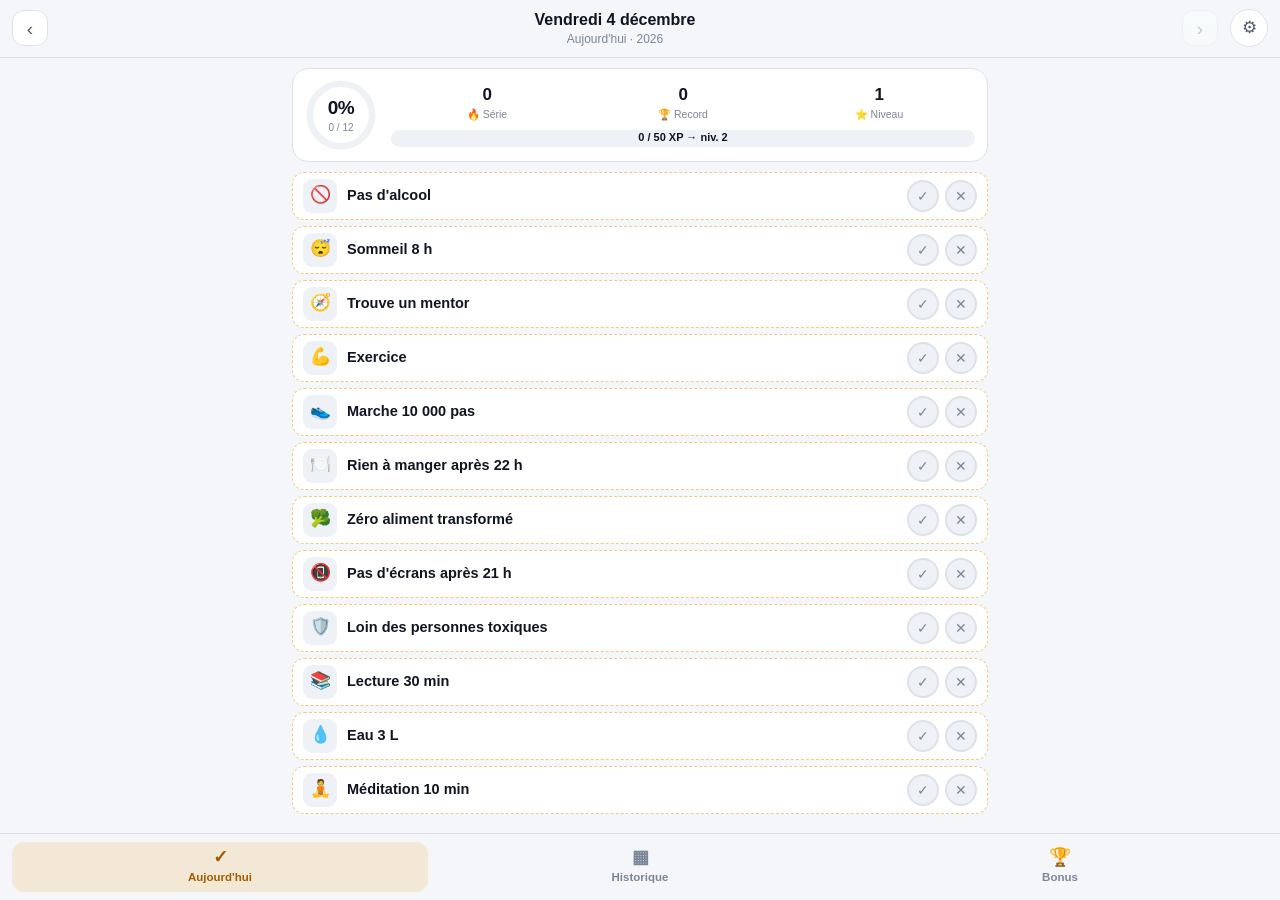
<file: index.html>
<!DOCTYPE html>
<html lang="fr" data-app="2026.09.06-13">
<head>
<meta charset="utf-8">
<meta name="viewport" content="width=device-width, initial-scale=1, viewport-fit=cover, user-scalable=no">
<title>Daily Quest</title>
<meta name="description" content="Suivi quotidien d'habitudes — chaque point se répond par oui ou par non, avec historique semaine / mois / année.">
<meta name="theme-color" content="#f4f6f9">
<meta name="apple-mobile-web-app-capable" content="yes">
<meta name="apple-mobile-web-app-status-bar-style" content="default">
<meta name="apple-mobile-web-app-title" content="Daily Quest">
<link rel="manifest" href="manifest.webmanifest">
<link rel="apple-touch-icon" href="icons/apple-touch-icon.png">
<link rel="icon" href="icons/icon.svg" type="image/svg+xml">
<link rel="stylesheet" href="styles.css">
<script>
/* Applique le thème choisi avant le premier rendu : sans ça, une app réglée
   en sombre afficherait un éclair blanc au lancement. */
(function () {
  try {
    var t = (JSON.parse(localStorage.getItem('dq.v1') || '{}').reglages || {}).theme;
    if (t === 'clair') document.documentElement.setAttribute('data-theme', 'light');
    else if (t === 'sombre') document.documentElement.setAttribute('data-theme', 'dark');
  } catch (e) { /* premier lancement : on reste en mode automatique */ }
})();

/* Filet de sécurité : la page démarre masquée le temps que sa mise en page
   se fixe, et c'est app.js qui la dévoile. Si le script ne démarre pas, cette
   minuterie s'en charge — mieux vaut un affichage qui saute qu'un écran vide. */
setTimeout(function () {
  if (document.body) document.body.classList.remove('chargement');
}, 1200);
</script>
</head>
<body class="chargement">

<!-- En-tête = navigation : la même barre sert la journée et l'historique,
     ce qui économise la hauteur d'un bandeau de titre. -->
<header class="entete">
  <button class="btn-nav" id="nav-prec" type="button" aria-label="Précédent">‹</button>
  <div class="nav-label">
    <span id="nav-titre">—</span>
    <small id="nav-sous-titre"></small>
  </div>
  <button class="btn-nav" id="nav-suiv" type="button" aria-label="Suivant">›</button>
  <button class="btn-icone" id="btn-reglages" type="button" aria-label="Réglages">⚙</button>
</header>

<main>
  <!-- ══════════ ONGLET AUJOURD'HUI ══════════ -->
  <section class="vue" id="vue-jour" aria-label="Journée">

    <div class="carte carte-score">
      <div class="anneau">
        <svg viewBox="0 0 120 120" aria-hidden="true">
          <circle class="anneau-fond" cx="60" cy="60" r="52"></circle>
          <circle class="anneau-jauge" id="anneau-jauge" cx="60" cy="60" r="52"></circle>
        </svg>
        <div class="anneau-texte">
          <strong id="score-pct">0%</strong>
          <span id="score-frac">0 / 0</span>
        </div>
      </div>
      <div class="stats-jour">
        <div class="stat">
          <span class="stat-val" id="stat-serie">0</span>
          <span class="stat-lib">🔥 Série</span>
        </div>
        <div class="stat">
          <span class="stat-val" id="stat-record">0</span>
          <span class="stat-lib">🏆 Record</span>
        </div>
        <div class="stat">
          <span class="stat-val" id="stat-niveau">1</span>
          <span class="stat-lib">⭐ Niveau</span>
        </div>
        <div class="barre-xp" title="Progression vers le niveau suivant">
          <div class="barre-xp-jauge" id="barre-xp"></div>
          <span id="xp-texte">0 XP</span>
        </div>
      </div>
    </div>

    <ul class="liste-habitudes" id="liste-habitudes"></ul>
  </section>

  <!-- ══════════ ONGLET HISTORIQUE ══════════ -->
  <section class="vue cachee" id="vue-historique" aria-label="Historique">

    <div class="segments" role="tablist">
      <button class="segment actif" data-mode="semaine" role="tab" type="button">Semaine</button>
      <button class="segment" data-mode="mois" role="tab" type="button">Mois</button>
      <button class="segment" data-mode="annee" role="tab" type="button">Année</button>
    </div>

    <div class="carte resume">
      <div class="resume-item">
        <span class="resume-val" id="res-moyenne">0%</span>
        <span class="resume-lib">Moyenne</span>
      </div>
      <div class="resume-item">
        <span class="resume-val" id="res-parfaits">0</span>
        <span class="resume-lib">Jours 100 %</span>
      </div>
      <div class="resume-item">
        <span class="resume-val" id="res-actifs">0</span>
        <span class="resume-lib">Jours suivis</span>
      </div>
      <div class="resume-item">
        <span class="resume-val" id="res-total">0</span>
        <span class="resume-lib">Points validés</span>
      </div>
    </div>

    <div id="hist-contenu"></div>

    <h2 class="titre-section">Ce qui ressort</h2>
    <div id="hist-detail"></div>
  </section>
</main>

  <!-- ══════════ ONGLET BONUS ══════════ -->
  <section class="vue cachee" id="vue-bonus" aria-label="Bonus">

    <div class="carte bonus-resume">
      <div class="bonus-tete">
        <div class="bonus-chiffre">
          <span class="bonus-gros" id="bonus-points">0</span>
          <span class="bonus-lib">points bonus</span>
        </div>
        <div class="bonus-chiffre droite">
          <span class="bonus-gros" id="bonus-compte">0</span>
          <span class="bonus-lib" id="bonus-compte-lib">débloqués</span>
        </div>
      </div>
      <div class="bonus-piste grande"><i id="bonus-jauge"></i></div>
      <p class="bonus-suivant" id="bonus-suivant"></p>
    </div>

    <div id="bonus-listes"></div>
  </section>

<!-- ══════════ BARRE D'ONGLETS ══════════ -->
<nav class="onglets" aria-label="Navigation principale">
  <button class="onglet actif" data-vue="jour" type="button">
    <span class="onglet-icone">✓</span><span>Aujourd'hui</span>
  </button>
  <button class="onglet" data-vue="historique" type="button">
    <span class="onglet-icone">▦</span><span>Historique</span>
  </button>
  <button class="onglet" data-vue="bonus" type="button">
    <span class="onglet-icone">🏆</span><span>Bonus</span>
  </button>
</nav>

<!-- ══════════ MODALES ══════════ -->
<div class="voile cachee" id="voile"></div>

<!-- Gestion des habitudes -->
<div class="modale cachee" id="modale-gestion" role="dialog" aria-modal="true" aria-labelledby="titre-gestion">
  <div class="modale-entete">
    <h2 id="titre-gestion">Mes habitudes</h2>
    <button class="btn-icone" data-fermer type="button" aria-label="Fermer">✕</button>
  </div>
  <div class="modale-corps">
    <ul class="liste-gestion" id="liste-gestion"></ul>
    <button class="btn-primaire pleine-largeur" id="btn-ajouter" type="button">+ Ajouter une habitude</button>
    <p class="aide">Archiver garde l'historique ; supprimer efface aussi les données passées.</p>
  </div>
</div>

<!-- Édition d'une habitude -->
<div class="modale cachee" id="modale-habitude" role="dialog" aria-modal="true" aria-labelledby="titre-habitude">
  <div class="modale-entete">
    <h2 id="titre-habitude">Habitude</h2>
    <span class="pill" id="pill-statut">✓ À jour</span>
    <button class="btn-icone" data-fermer type="button" aria-label="Fermer">✕</button>
  </div>
  <div class="modale-corps">
    <label class="champ">
      <span>Nom</span>
      <input type="text" id="ch-nom" maxlength="60" placeholder="Ex. Bois 3 litres d'eau" autocomplete="off">
    </label>

    <label class="champ">
      <span>Icône</span>
      <input type="text" id="ch-emoji" maxlength="4" placeholder="💧" autocomplete="off">
    </label>

    <p class="aide">Chaque point se valide par oui ou par non. Si l'habitude a un
      objectif chiffré, mets-le dans le nom (« Eau 3 L ») : la réponse reste alors
      évidente au moment de la cocher.</p>

    <div class="actions-modale">
      <button class="btn-primaire pleine-largeur cachee" id="btn-creer" type="button">Créer l'habitude</button>
      <div class="duo cachee" id="actions-edition">
        <button class="btn-succes" id="btn-termine" type="button">✓ Terminé</button>
        <button class="btn-danger" id="btn-supprimer" type="button">Supprimer / archiver</button>
      </div>
    </div>
  </div>
</div>

<!-- Réglages -->
<div class="modale cachee" id="modale-reglages" role="dialog" aria-modal="true" aria-labelledby="titre-reglages">
  <div class="modale-entete">
    <h2 id="titre-reglages">Réglages</h2>
    <button class="btn-icone" data-fermer type="button" aria-label="Fermer">✕</button>
  </div>
  <div class="modale-corps">
    <button class="btn-primaire pleine-largeur" id="btn-gerer" type="button">Gérer mes habitudes</button>

    <div class="champ">
      <span>Apparence</span>
      <div class="choix trois" id="ch-theme">
        <button class="choix-btn" data-theme="auto" type="button">Auto</button>
        <button class="choix-btn" data-theme="clair" type="button">Clair</button>
        <button class="choix-btn" data-theme="sombre" type="button">Sombre</button>
      </div>
      <p class="aide" id="aide-theme"></p>
    </div>

    <label class="champ">
      <span>Objectif pour valider une journée (série 🔥)</span>
      <div class="ligne-slider">
        <input type="range" id="ch-objectif" min="50" max="100" step="5">
        <output id="out-objectif">80 %</output>
      </div>
    </label>

    <h3 class="titre-section">Données</h3>
    <p class="aide">Tout est stocké sur cet appareil. Exporte régulièrement pour ne rien perdre.</p>
    <button class="btn-secondaire pleine-largeur" id="btn-export" type="button">Exporter une sauvegarde (.json)</button>
    <button class="btn-secondaire pleine-largeur" id="btn-import" type="button">Importer une sauvegarde</button>
    <input type="file" id="fichier-import" accept="application/json,.json" hidden>
    <button class="btn-danger pleine-largeur" id="btn-reinit" type="button">Tout réinitialiser</button>
    <p class="aide" id="info-stockage"></p>
    <p class="aide version" id="info-version"></p>
  </div>
</div>

<!-- Confirmation -->
<div class="modale modale-petite cachee" id="modale-confirm" role="dialog" aria-modal="true" aria-labelledby="confirm-titre">
  <div class="modale-entete">
    <h2 id="confirm-titre">Confirmer</h2>
  </div>
  <div class="modale-corps">
    <p id="confirm-message"></p>
    <div class="actions-modale" id="confirm-actions"></div>
  </div>
</div>

<div class="toast cachee" id="toast"></div>

<script src="app.js"></script>
</body>
</html>
</file>
<file: styles.css>
/* ══════════════════════════════════════════════
   Daily Quest — feuille de styles
   Mobile-first. Thème clair et sombre, pilotés par des variables.
   ══════════════════════════════════════════════ */

/* ── Palette claire (thème par défaut) ────────────────────────────
   Les couleurs « …-texte » servent aux libellés : sur fond blanc, les
   teintes vives manquent de contraste, on utilise donc une version plus
   sombre pour tout ce qui est lu. */
:root {
  --fond: #f4f6f9;
  --fond-2: #ffffff;
  --surface: #ffffff;
  --surface-2: #eef1f6;
  --bordure: #dce1ea;
  --texte: #101521;
  --texte-doux: #4f596b;
  --texte-faible: #7b8598;

  --or: #e59400;
  --or-clair: #ffb43d;
  --or-texte: #a35c00;
  --or-doux: rgba(229, 148, 0, 0.14);
  --or-bord: rgba(229, 148, 0, 0.5);
  --sur-or: #241500;

  --vert: #10b981;
  --vert-rgb: 16, 185, 129;
  --vert-texte: #047857;
  --vert-doux: rgba(16, 185, 129, 0.14);
  --sur-vert: #ffffff;

  --rouge: #dc2626;
  --rouge-texte: #b91c1c;
  --rouge-doux: rgba(220, 38, 38, 0.1);
  --rouge-bord: rgba(220, 38, 38, 0.3);
  --rouge-rgb: 220, 38, 38;
  --sur-rouge: #ffffff;

  --fond-flou: rgba(244, 246, 249, 0.88);
  --voile-fond: rgba(15, 23, 42, 0.42);
  --heat-fort: #06301f;
  --ombre: 0 8px 24px rgba(15, 23, 42, 0.14);

  --rayon: 16px;
  --rayon-s: 10px;
  --haut: env(safe-area-inset-top, 0px);
  --bas: env(safe-area-inset-bottom, 0px);
}

/* ── Palette sombre ───────────────────────────────────────────────
   Deux blocs identiques : l'un suit le réglage du téléphone (mode Auto),
   l'autre s'applique quand l'utilisateur force le sombre dans l'app.
   GARDER LES DEUX SYNCHRONISÉS. */
@media (prefers-color-scheme: dark) {
  :root:not([data-theme="light"]) {
    --fond: #0b0e14;
    --fond-2: #10141d;
    --surface: #161b26;
    --surface-2: #1e2533;
    --bordure: #262e3d;
    --texte: #e8ebf2;
    --texte-doux: #98a2b6;
    --texte-faible: #64708a;

    --or: #ffb020;
    --or-clair: #ffd166;
    --or-texte: #ffb020;
    --or-doux: rgba(255, 176, 32, 0.14);
    --or-bord: rgba(255, 176, 32, 0.5);
    --sur-or: #221600;

    --vert: #34d399;
    --vert-rgb: 52, 211, 153;
    --vert-texte: #34d399;
    --vert-doux: rgba(52, 211, 153, 0.14);
    --sur-vert: #04240f;

    --rouge: #f87171;
    --rouge-texte: #f87171;
    --rouge-doux: rgba(248, 113, 113, 0.12);
    --rouge-bord: rgba(248, 113, 113, 0.35);
    --rouge-rgb: 248, 113, 113;
    --sur-rouge: #2a0707;

    --fond-flou: rgba(11, 14, 20, 0.88);
    --voile-fond: rgba(0, 0, 0, 0.62);
    --heat-fort: #04240f;
    --ombre: 0 8px 24px rgba(0, 0, 0, 0.45);
  }
}

:root[data-theme="dark"] {
  --fond: #0b0e14;
  --fond-2: #10141d;
  --surface: #161b26;
  --surface-2: #1e2533;
  --bordure: #262e3d;
  --texte: #e8ebf2;
  --texte-doux: #98a2b6;
  --texte-faible: #64708a;

  --or: #ffb020;
  --or-clair: #ffd166;
  --or-texte: #ffb020;
  --or-doux: rgba(255, 176, 32, 0.14);
  --or-bord: rgba(255, 176, 32, 0.5);
  --sur-or: #221600;

  --vert: #34d399;
  --vert-rgb: 52, 211, 153;
  --vert-texte: #34d399;
  --vert-doux: rgba(52, 211, 153, 0.14);
  --sur-vert: #04240f;

  --rouge: #f87171;
  --rouge-texte: #f87171;
  --rouge-doux: rgba(248, 113, 113, 0.12);
  --rouge-bord: rgba(248, 113, 113, 0.35);
  --rouge-rgb: 248, 113, 113;
  --sur-rouge: #2a0707;

  --fond-flou: rgba(11, 14, 20, 0.88);
  --voile-fond: rgba(0, 0, 0, 0.62);
  --heat-fort: #04240f;
  --ombre: 0 8px 24px rgba(0, 0, 0, 0.45);
}

* { box-sizing: border-box; }

html, body {
  margin: 0;
  padding: 0;
  background: var(--fond);
  color: var(--texte);
  font-family: -apple-system, BlinkMacSystemFont, "Segoe UI", Inter, Roboto, "Helvetica Neue", sans-serif;
  font-size: 16px;
  line-height: 1.45;
  -webkit-font-smoothing: antialiased;
  overscroll-behavior-y: none;
}

body {
  padding-bottom: calc(64px + var(--bas));
  min-height: 100vh;
}

/* Masqué au démarrage, le temps que la hauteur des lignes soit calculée sur
   une mise en page arrêtée (voir stabiliserPuisAfficher). La couleur de fond
   reste visible, donc pas d'écran blanc en thème sombre. Le contenu est bien
   là : il est seulement transparent, jamais retiré du flux. */
body.chargement { opacity: 0; }

h1, h2, h3 { margin: 0; font-weight: 650; letter-spacing: -0.01em; }

button {
  font: inherit;
  color: inherit;
  border: none;
  background: none;
  cursor: pointer;
  -webkit-tap-highlight-color: transparent;
}

input[type="text"], input[type="number"] {
  font: inherit;
  color: var(--texte);
  background: var(--fond-2);
  border: 1px solid var(--bordure);
  border-radius: var(--rayon-s);
  padding: 11px 12px;
  width: 100%;
  outline: none;
}
input:focus { border-color: var(--or); }
input.erreur { border-color: var(--rouge); }

/* ─────────── En-tête ─────────── */
.entete {
  position: sticky;
  top: 0;
  z-index: 20;
  display: flex;
  align-items: center;
  justify-content: space-between;
  gap: 12px;
  padding: calc(8px + var(--haut)) 12px 8px;
  background: var(--fond-flou);
  backdrop-filter: blur(12px);
  border-bottom: 1px solid var(--bordure);
}
.entete .nav-label { flex: 1; }
.entete .btn-nav { width: 36px; height: 36px; font-size: 19px; }

.btn-icone {
  width: 38px;
  height: 38px;
  border-radius: 50%;
  display: grid;
  place-items: center;
  font-size: 17px;
  color: var(--texte-doux);
  background: var(--surface);
  border: 1px solid var(--bordure);
}
.btn-icone:active { background: var(--surface-2); }

main { padding: 10px 12px; max-width: 720px; margin: 0 auto; }
#vue-historique { touch-action: pan-y; }
.vue.cachee, .cachee { display: none !important; }

/* ─────────── Navigation de période ─────────── */
.nav-periode {
  display: flex;
  align-items: center;
  gap: 8px;
  margin-bottom: 14px;
}
.btn-nav {
  width: 40px;
  height: 40px;
  flex: none;
  border-radius: 12px;
  background: var(--surface);
  border: 1px solid var(--bordure);
  font-size: 20px;
  line-height: 1;
  color: var(--texte-doux);
}
.btn-nav:disabled { opacity: 0.3; }
.btn-nav:active:not(:disabled) { background: var(--surface-2); }
.nav-label {
  flex: 1;
  text-align: center;
  display: flex;
  flex-direction: column;
  min-width: 0;
}
.nav-label span {
  font-weight: 650;
  font-size: 16px;
  white-space: nowrap;
  overflow: hidden;
  text-overflow: ellipsis;
}
.nav-label small { color: var(--texte-faible); font-size: 12px; }

/* ─────────── Cartes ─────────── */
.carte {
  background: var(--surface);
  border: 1px solid var(--bordure);
  border-radius: var(--rayon);
  padding: 16px;
  margin-bottom: 16px;
}

.carte-score { display: flex; align-items: center; gap: 14px; padding: 10px 12px; margin-bottom: 10px; }

.anneau { position: relative; width: 72px; height: 72px; flex: none; }
.anneau svg { width: 100%; height: 100%; transform: rotate(-90deg); }
.anneau circle { fill: none; stroke-width: 11; stroke-linecap: round; }
.anneau-fond { stroke: var(--surface-2); }
.anneau-jauge {
  stroke: var(--or);
  stroke-dasharray: 326.7;
  stroke-dashoffset: 326.7;
  transition: stroke-dashoffset 0.45s cubic-bezier(0.4, 0, 0.2, 1), stroke 0.3s;
}
.anneau-jauge.complet { stroke: var(--vert); }
.anneau-texte {
  position: absolute;
  inset: 0;
  display: flex;
  flex-direction: column;
  align-items: center;
  justify-content: center;
}
.anneau-texte strong { font-size: 19px; letter-spacing: -0.03em; }
.anneau-texte span { font-size: 10px; color: var(--texte-faible); }

.stats-jour {
  flex: 1;
  display: grid;
  grid-template-columns: repeat(3, 1fr);
  gap: 7px 4px;
  min-width: 0;
}
.stat { display: flex; flex-direction: column; align-items: center; text-align: center; }
.stat-val { font-size: 17px; font-weight: 700; letter-spacing: -0.02em; }
.stat-lib { font-size: 10.5px; color: var(--texte-faible); white-space: nowrap; }

.barre-xp {
  grid-column: 1 / -1;
  position: relative;
  height: 17px;
  border-radius: 9px;
  background: var(--surface-2);
  overflow: hidden;
}
.barre-xp-jauge {
  position: absolute;
  inset: 0 auto 0 0;
  width: 0;
  background: linear-gradient(90deg, var(--or), var(--or-clair));
  transition: width 0.45s ease;
}
.barre-xp span {
  position: absolute;
  inset: 0;
  display: grid;
  place-items: center;
  font-size: 11px;
  font-weight: 600;
  color: var(--texte);
  text-shadow: none;
}

/* ─────────── Liste des habitudes ─────────── */
.liste-habitudes { list-style: none; margin: 0; padding: 0; display: grid; gap: 6px; }

/* --h-ligne est calculée au rendu pour que toutes les habitudes tiennent
   à l'écran sans défilement (voir ajusterDensite dans app.js). */
.habitude {
  position: relative;
  display: flex;
  align-items: center;
  gap: 10px;
  height: var(--h-ligne, 52px);
  padding: 0 10px;
  overflow: hidden;
  background: var(--surface);
  border: 1px solid var(--bordure);
  border-radius: 12px;
  transition: border-color 0.2s, background 0.2s;
}
.habitude.faite { border-color: rgba(var(--vert-rgb), 0.45); background: linear-gradient(90deg, var(--vert-doux), var(--surface) 60%); }
.habitude.ratee { border-color: var(--rouge-bord); background: linear-gradient(90deg, var(--rouge-doux), var(--surface) 60%); }
.habitude.oubliee { border-color: var(--or-bord); background: linear-gradient(90deg, var(--or-doux), var(--surface) 60%); }
/* Sans réponse : bordure marquée, la ligne se voit de loin dans la liste. */
.habitude.attente { border-style: dashed; border-color: var(--or-bord); }

.hab-emoji {
  width: calc(var(--h-ligne, 52px) - 14px);
  height: calc(var(--h-ligne, 52px) - 14px);
  max-width: 34px;
  max-height: 34px;
  flex: none;
  display: grid;
  place-items: center;
  font-size: 17px;
  border-radius: 9px;
  background: var(--surface-2);
}
.habitude.faite .hab-emoji { background: var(--vert-doux); }
.habitude.ratee .hab-emoji { background: var(--rouge-doux); }
.habitude.oubliee .hab-emoji { background: var(--or-doux); }

.hab-nom {
  flex: 1;
  min-width: 0;
  font-size: 14.5px;
  font-weight: 600;
  line-height: 1.2;
  white-space: nowrap;
  overflow: hidden;
  text-overflow: ellipsis;
}
.habitude.faite .hab-nom { color: var(--vert-texte); }
.habitude.ratee .hab-nom { color: var(--rouge-texte); }
.habitude.oubliee .hab-nom { color: var(--or-texte); }

/* Oui et non côte à côte. Tant qu'aucun des deux n'est actif, les deux
   restent gris : l'absence de réponse se lit d'un coup d'œil. */
.hab-reponse { display: flex; align-items: center; gap: 6px; flex: none; }
.hab-btn {
  width: 32px;
  height: 32px;
  flex: none;
  border-radius: 50%;
  border: 2px solid var(--bordure);
  background: var(--surface-2);
  display: grid;
  place-items: center;
  font-size: 14px;
  line-height: 1;
  color: var(--texte-faible);
  transition: background 0.18s, border-color 0.18s, color 0.18s;
}
.hab-btn:active { transform: scale(0.94); }
.hab-oui.actif { background: var(--vert); border-color: var(--vert); color: var(--sur-vert); }
.hab-non.actif { background: var(--rouge); border-color: var(--rouge); color: var(--sur-rouge); }

/* Journée écoulée, point jamais répondu : ni oui ni non assumé, mais
   compté comme non accompli. */
.hab-oubli {
  flex: none;
  width: 22px;
  height: 22px;
  border-radius: 50%;
  display: grid;
  place-items: center;
  font-size: 12px;
  font-weight: 700;
  color: var(--or-texte);
  background: var(--or-doux);
  border: 1px solid var(--or-bord);
}

/* ─────────── Boutons ─────────── */
.btn-primaire, .btn-secondaire, .btn-danger, .btn-succes {
  border-radius: 12px;
  padding: 13px 16px;
  font-weight: 600;
  font-size: 15px;
  text-align: center;
}
.btn-primaire { background: var(--or); color: var(--sur-or); }
.btn-primaire:active { filter: brightness(0.92); }
.btn-secondaire { background: var(--surface); border: 1px solid var(--bordure); color: var(--texte-doux); }
.btn-secondaire:active { background: var(--surface-2); }
.btn-danger { background: var(--rouge-doux); border: 1px solid var(--rouge-bord); color: var(--rouge-texte); }
.btn-succes { background: var(--vert); color: var(--sur-vert); }
.btn-succes:active { filter: brightness(0.92); }
.actions-modale .duo { display: grid; grid-template-columns: 1fr 1fr; gap: 8px; }
.actions-modale .duo button { font-size: 14px; padding: 13px 8px; }
.pleine-largeur { display: block; width: 100%; margin-bottom: 10px; }

/* ─────────── Onglets du bas ─────────── */
.onglets {
  position: fixed;
  left: 0;
  right: 0;
  bottom: 0;
  z-index: 30;
  display: grid;
  grid-template-columns: repeat(3, 1fr);
  gap: 4px;
  padding: 8px 12px calc(8px + var(--bas));
  background: var(--fond-flou);
  backdrop-filter: blur(14px);
  border-top: 1px solid var(--bordure);
}
.onglet {
  display: flex;
  flex-direction: column;
  align-items: center;
  gap: 2px;
  padding: 6px 0;
  border-radius: 12px;
  font-size: 11.5px;
  font-weight: 600;
  color: var(--texte-faible);
}
.onglet-icone { font-size: 18px; line-height: 1.1; }
.onglet.actif { color: var(--or-texte); background: var(--or-doux); }

/* ─────────── Segments (semaine/mois/année) ─────────── */
.segments {
  display: grid;
  grid-template-columns: repeat(3, 1fr);
  gap: 4px;
  background: var(--surface);
  border: 1px solid var(--bordure);
  border-radius: 12px;
  padding: 4px;
  margin-bottom: 16px;
}
.segment {
  padding: 9px 4px;
  border-radius: 9px;
  font-size: 14px;
  font-weight: 600;
  color: var(--texte-faible);
  text-align: center;
}
.segment.actif { background: var(--or); color: var(--sur-or); }

/* ─────────── Résumé ─────────── */
.resume { display: grid; grid-template-columns: repeat(4, 1fr); gap: 6px; padding: 14px 10px; }
.resume-item { display: flex; flex-direction: column; align-items: center; text-align: center; min-width: 0; }
.resume-val { font-size: 19px; font-weight: 700; letter-spacing: -0.02em; }
.resume-lib { font-size: 10.5px; color: var(--texte-faible); line-height: 1.2; }

.titre-section {
  font-size: 13px;
  text-transform: uppercase;
  letter-spacing: 0.06em;
  color: var(--texte-faible);
  margin: 22px 0 10px;
}

/* ─────────── Grille semaine ───────────
   Deux zones : les libellés, fixes, et une fenêtre où défile la piste des
   jours. Les hauteurs sont posées ici, en dur, car ce sont elles qui font
   correspondre les lignes des deux zones. */
:root { --sem-tete: 36px; --sem-ligne: 32px; --sem-total: 30px; }

/* Pas de sélection sur la carte : sans ça, un glissement attrape le texte
   des cases (drag de sélection au pointeur, loupe au doigt) et le geste est
   perdu en cours de route. */
.semaine {
  display: flex;
  padding: 14px 12px;
  overflow: hidden;
  user-select: none;
  -webkit-user-select: none;
}
.sem-noms { flex: none; width: 128px; display: flex; flex-direction: column; }
/* Bloc et non flex : « text-overflow: ellipsis » est sans effet sur un
   conteneur flex, et le nom déborderait alors sur la piste des jours. */
.sem-nom {
  height: var(--sem-ligne);
  line-height: var(--sem-ligne);
  font-size: 12.5px;
  color: var(--texte-doux);
  padding-right: 8px;
  white-space: nowrap;
  overflow: hidden;
  text-overflow: ellipsis;
}
.sem-nom .e { margin-right: 5px; }

/* touch-action : le vertical reste à la page, l'horizontal nous revient —
   sans quoi iOS annule le geste dès que la page peut défiler. */
.sem-fenetre { flex: 1; min-width: 0; overflow: hidden; touch-action: pan-y; }
.sem-piste { display: flex; transform: translateX(-100%); transition: transform 0.19s ease-out; }
.sem-piste.sans-transition { transition: none; }
.sem-bloc { flex: 0 0 100%; display: flex; }
.sem-col { flex: 1; min-width: 0; }

.sem-tete {
  height: var(--sem-tete);
  display: flex;
  flex-direction: column;
  align-items: center;
  justify-content: center;
  font-size: 11px;
  font-weight: 600;
  color: var(--texte-faible);
}
.sem-tete small { font-size: 10px; font-weight: 500; opacity: 0.75; }
.sem-col.aujourdhui .sem-tete { color: var(--or-texte); }

.sem-case { height: var(--sem-ligne); display: grid; place-items: center; }
.sem-total {
  height: var(--sem-total);
  display: flex;
  align-items: flex-end;
  justify-content: center;
  font-size: 11px;
  font-weight: 700;
  color: var(--texte-doux);
  font-variant-numeric: tabular-nums;
}
.sem-noms .sem-total { justify-content: flex-start; font-weight: 600; }

.pastille {
  width: 26px;
  height: 26px;
  border-radius: 8px;
  background: var(--surface);
  border: 1px solid var(--bordure);
  display: grid;
  place-items: center;
  font-size: 12px;
  color: var(--vert-texte);
}
.pastille.ok { background: var(--vert); border-color: var(--vert-texte); color: var(--sur-vert); }
.pastille.non { background: var(--rouge-doux); border-color: var(--rouge-bord); color: var(--rouge-texte); font-weight: 700; }
.pastille.oubli { background: var(--or-doux); border-color: var(--or-bord); color: var(--or-texte); font-weight: 700; }

/* ─────────── Calendrier mois ─────────── */
.calendrier { display: grid; grid-template-columns: repeat(7, 1fr); gap: 5px; }
.cal-entete {
  text-align: center;
  font-size: 11px;
  font-weight: 600;
  color: var(--texte-faible);
  padding-bottom: 2px;
}
.cal-jour {
  aspect-ratio: 1;
  border-radius: 10px;
  background: var(--surface);
  border: 1px solid var(--bordure);
  display: flex;
  flex-direction: column;
  align-items: center;
  justify-content: center;
  gap: 1px;
  font-size: 13px;
  font-weight: 600;
  color: var(--texte-doux);
}
.cal-jour.vide { background: transparent; border-color: transparent; }
.cal-jour.futur { opacity: 0.35; }
.cal-jour.aujourdhui { outline: 2px solid var(--or); outline-offset: 1px; }
.cal-jour b { font-size: 9px; font-weight: 600; opacity: 0.85; }

/* ─────────── Heatmap année ─────────── */
.heatmap-boite {
  touch-action: pan-x;
  overflow-x: auto;
  -webkit-overflow-scrolling: touch;
  padding-bottom: 6px;
}
.heatmap { display: flex; gap: 3px; min-width: max-content; }
.hm-col { display: grid; grid-template-rows: repeat(7, 12px); gap: 3px; }
.hm-cel { width: 12px; height: 12px; border-radius: 3px; background: var(--surface-2); }
.hm-cel.hors { background: transparent; }
.hm-mois {
  display: flex;
  gap: 3px;
  min-width: max-content;
  font-size: 10px;
  color: var(--texte-faible);
  margin-bottom: 4px;
  height: 14px;
}
.hm-mois span { flex: none; }
.legende {
  display: flex;
  align-items: center;
  gap: 5px;
  justify-content: flex-end;
  font-size: 11px;
  color: var(--texte-faible);
  margin-top: 8px;
}
.legende i { width: 12px; height: 12px; border-radius: 3px; display: block; }

/* Barres par mois */
.barres-mois { display: grid; gap: 7px; }
.barre-ligne { display: flex; align-items: center; gap: 10px; }
.barre-lib { width: 34px; font-size: 11.5px; color: var(--texte-faible); flex: none; text-transform: capitalize; }
.barre-piste { flex: 1; height: 18px; border-radius: 9px; background: var(--surface-2); overflow: hidden; }
.barre-piste i { display: block; height: 100%; background: linear-gradient(90deg, var(--or), var(--or-clair)); border-radius: 9px; }
.barre-val { width: 40px; text-align: right; font-size: 11.5px; font-variant-numeric: tabular-nums; color: var(--texte-doux); flex: none; }

/* ─────────── Bonus ─────────── */
.bonus-resume { padding: 14px; }
.bonus-tete { display: flex; align-items: flex-end; justify-content: space-between; gap: 12px; }
.bonus-chiffre { display: flex; flex-direction: column; min-width: 0; }
.bonus-chiffre.droite { text-align: right; }
.bonus-gros {
  font-size: 26px;
  font-weight: 700;
  letter-spacing: -0.03em;
  color: var(--or-texte);
  font-variant-numeric: tabular-nums;
}
.bonus-chiffre.droite .bonus-gros { font-size: 20px; color: var(--texte); }
.bonus-lib { font-size: 10.5px; color: var(--texte-faible); }
.bonus-suivant { margin: 10px 0 0; font-size: 11.5px; color: var(--texte-doux); line-height: 1.35; }

.bonus-piste { height: 5px; border-radius: 3px; background: var(--surface-2); overflow: hidden; margin-top: 7px; }
.bonus-piste.grande { height: 8px; border-radius: 4px; margin-top: 12px; }
.bonus-piste i { display: block; height: 100%; border-radius: 3px; background: var(--bordure); }
.bonus-piste.grande i { background: linear-gradient(90deg, var(--or), var(--or-clair)); }

.bonus-groupe { padding: 4px 14px; }
.bonus {
  display: flex;
  align-items: flex-start;
  gap: 12px;
  padding: 11px 0;
  border-top: 1px solid var(--bordure);
}
.bonus:first-child { border-top: 0; }
.bonus-icone {
  flex: none;
  width: 38px;
  height: 38px;
  border-radius: 11px;
  display: grid;
  place-items: center;
  font-size: 18px;
  background: var(--surface-2);
  /* Un bonus non acquis reste lisible mais visiblement en retrait. */
  filter: grayscale(1);
  opacity: 0.55;
}
.bonus.acquis .bonus-icone { background: var(--or-doux); filter: none; opacity: 1; }

.bonus-corps { flex: 1; min-width: 0; }
.bonus-haut { display: flex; justify-content: space-between; gap: 10px; align-items: baseline; }
.bonus-nom { font-size: 14.5px; font-weight: 650; color: var(--texte-faible); }
.bonus.acquis .bonus-nom { color: var(--texte); }
.bonus-pts {
  flex: none;
  font-size: 12.5px;
  font-weight: 700;
  color: var(--texte-faible);
  font-variant-numeric: tabular-nums;
}
.bonus.acquis .bonus-pts { color: var(--or-texte); }
.bonus-desc { font-size: 11.5px; color: var(--texte-faible); margin-top: 1px; line-height: 1.3; }
.bonus-bas { display: flex; align-items: center; gap: 10px; margin-top: 8px; }
.bonus-bas .bonus-piste { flex: 1; margin-top: 0; }
.bonus-etat {
  flex: none;
  font-size: 11px;
  color: var(--texte-faible);
  font-variant-numeric: tabular-nums;
  white-space: nowrap;
}
.bonus.acquis .bonus-etat { color: var(--vert-texte); font-weight: 600; }
.bonus.acquis .bonus-piste i { background: var(--vert); }

/* ─────────── Ce qui ressort ─────────── */
.faits { padding: 4px 14px; }
.fait {
  display: flex;
  align-items: center;
  gap: 12px;
  padding: 12px 0;
  border-top: 1px solid var(--bordure);
}
.fait:first-child { border-top: 0; }
.fait-corps { flex: 1; min-width: 0; display: flex; flex-direction: column; }
.fait-lib { font-size: 10.5px; color: var(--texte-faible); letter-spacing: 0.02em; }
.fait-nom {
  font-size: 14.5px;
  font-weight: 650;
  margin-top: 2px;
  white-space: nowrap;
  overflow: hidden;
  text-overflow: ellipsis;
}
.fait-mesure { flex: none; text-align: right; display: flex; flex-direction: column; }
.fait-mesure strong { font-size: 20px; font-weight: 700; letter-spacing: -0.02em; font-variant-numeric: tabular-nums; }
.fait-mesure small { font-size: 10.5px; color: var(--texte-faible); }
.fait-mesure.bon strong { color: var(--vert-texte); }
.fait-mesure.or strong { color: var(--or-texte); }
.fait-mesure.faible strong { color: var(--rouge-texte); }

/* Le contenu glisse dans le sens du balayage : le geste se voit. */
@keyframes venir-de-droite { from { opacity: 0.5; transform: translateX(22px); } }
@keyframes venir-de-gauche { from { opacity: 0.5; transform: translateX(-22px); } }
#hist-contenu.depuis-droite { animation: venir-de-droite 0.22s ease-out; }
#hist-contenu.depuis-gauche { animation: venir-de-gauche 0.22s ease-out; }
@media (prefers-reduced-motion: reduce) {
  #hist-contenu.depuis-droite, #hist-contenu.depuis-gauche { animation: none; }
}

.vide-message {
  text-align: center;
  color: var(--texte-faible);
  font-size: 14px;
  padding: 28px 16px;
  background: var(--surface);
  border: 1px dashed var(--bordure);
  border-radius: var(--rayon);
}

/* ─────────── Modales ─────────── */
.voile {
  position: fixed;
  inset: 0;
  z-index: 40;
  background: var(--voile-fond);
  backdrop-filter: blur(3px);
}
.modale {
  position: fixed;
  z-index: 50;
  left: 0;
  right: 0;
  bottom: 0;
  max-height: 88vh;
  display: flex;
  flex-direction: column;
  background: var(--fond-2);
  border: 1px solid var(--bordure);
  border-radius: 20px 20px 0 0;
  box-shadow: var(--ombre);
  animation: monte 0.22s ease-out;
}
@keyframes monte { from { transform: translateY(18px); opacity: 0; } }
@media (min-width: 640px) {
  .modale {
    left: 50%;
    bottom: auto;
    top: 50%;
    transform: translate(-50%, -50%);
    width: 520px;
    border-radius: 20px;
    max-height: 82vh;
  }
  @keyframes monte { from { opacity: 0; } }
}
.modale-entete {
  display: flex;
  align-items: center;
  gap: 10px;
  padding: 16px;
  border-bottom: 1px solid var(--bordure);
}
.modale-entete h2 { font-size: 17px; flex: 1; }
.modale-corps { padding: 16px; overflow-y: auto; -webkit-overflow-scrolling: touch; padding-bottom: calc(16px + var(--bas)); }

.pill {
  font-size: 11px;
  font-weight: 600;
  padding: 4px 9px;
  border-radius: 999px;
  background: var(--surface-2);
  color: var(--texte-faible);
  white-space: nowrap;
  transition: opacity 0.3s;
}
.pill.enregistre { background: var(--vert-doux); color: var(--vert-texte); }
.pill.modifie { background: var(--or-doux); color: var(--or-texte); }
.pill.erreur { background: var(--rouge-doux); color: var(--rouge-texte); }

.champ { display: block; margin-bottom: 14px; }
.champ > span { display: block; font-size: 12.5px; color: var(--texte-doux); margin-bottom: 6px; }
.ligne-slider { display: flex; align-items: center; gap: 12px; }
.ligne-slider input[type="range"] { flex: 1; accent-color: var(--or-texte); }
.ligne-slider output { font-weight: 700; font-variant-numeric: tabular-nums; min-width: 48px; text-align: right; }

.choix { display: grid; grid-template-columns: 1fr 1fr; gap: 6px; }
.choix.trois { grid-template-columns: repeat(3, 1fr); }
.choix-btn {
  padding: 11px;
  border-radius: 10px;
  background: var(--fond-2);
  border: 1px solid var(--bordure);
  font-size: 14px;
  font-weight: 600;
  color: var(--texte-faible);
}
.choix-btn.actif { background: var(--or-doux); border-color: var(--or-texte); color: var(--or-texte); }

.actions-modale { margin-top: 18px; }
.aide { font-size: 12px; color: var(--texte-faible); margin: 10px 0 0; }

/* Liste de gestion */
.liste-gestion { list-style: none; margin: 0 0 14px; padding: 0; display: grid; gap: 10px; }
.gestion-item {
  display: flex;
  align-items: center;
  gap: 6px;
  background: var(--surface);
  border: 1px solid var(--bordure);
  border-radius: 12px;
  padding: 6px 10px;
}
.gestion-item.archivee { opacity: 0.55; }

/* Cible tactile principale : tout le bloc icône + nom ouvre l'édition,
   pour ne pas dépendre d'un appui précis sur le crayon. */
.gestion-cible {
  display: flex;
  align-items: center;
  gap: 10px;
  flex: 1 1 0;
  min-width: 0;
  overflow: hidden;
  text-align: left;
  padding: 9px 2px 9px 0;
  border-radius: 10px;
}
.gestion-cible:active { background: var(--surface-2); }
.gestion-chevron { flex: none; color: var(--texte-faible); font-size: 20px; line-height: 1; padding-right: 2px; }

.gestion-nom { flex: 1; min-width: 0; font-size: 14px; white-space: nowrap; overflow: hidden; text-overflow: ellipsis; }
.gestion-nom small { display: block; font-size: 11px; color: var(--texte-faible); }
/* Poignée de déplacement. touch-action:none est indispensable : sans elle,
   le navigateur interprète le glissement comme un défilement de la page. */
.gestion-poignee {
  width: 44px;
  height: 44px;
  flex: none;
  border-radius: 10px;
  background: var(--surface-2);
  border: 1px solid var(--bordure);
  color: var(--texte-faible);
  font-size: 17px;
  display: grid;
  place-items: center;
  touch-action: none;
  cursor: grab;
}
.gestion-poignee:active { cursor: grabbing; background: var(--bordure); color: var(--texte-doux); }

.gestion-item { position: relative; transition: transform 0.16s ease; }
.gestion-item.en-deplacement {
  transition: none;
  z-index: 5;
  border-color: var(--or);
  box-shadow: var(--ombre);
}
.gestion-item.en-deplacement .gestion-poignee { background: var(--or-doux); color: var(--or-texte); }

/* Toast */
.toast {
  position: fixed;
  z-index: 60;
  top: calc(14px + var(--haut));
  left: 50%;
  transform: translateX(-50%);
  background: var(--surface-2);
  border: 1px solid var(--bordure);
  color: var(--texte);
  padding: 11px 18px;
  border-radius: 999px;
  font-size: 14px;
  font-weight: 600;
  box-shadow: var(--ombre);
  max-width: 90vw;
  text-align: center;
}
.toast.succes { border-color: var(--vert-texte); color: var(--vert-texte); }
.toast.erreur { border-color: var(--rouge-texte); color: var(--rouge-texte); }

.aide.version { text-align: right; opacity: 0.7; font-variant-numeric: tabular-nums; }
</file>
